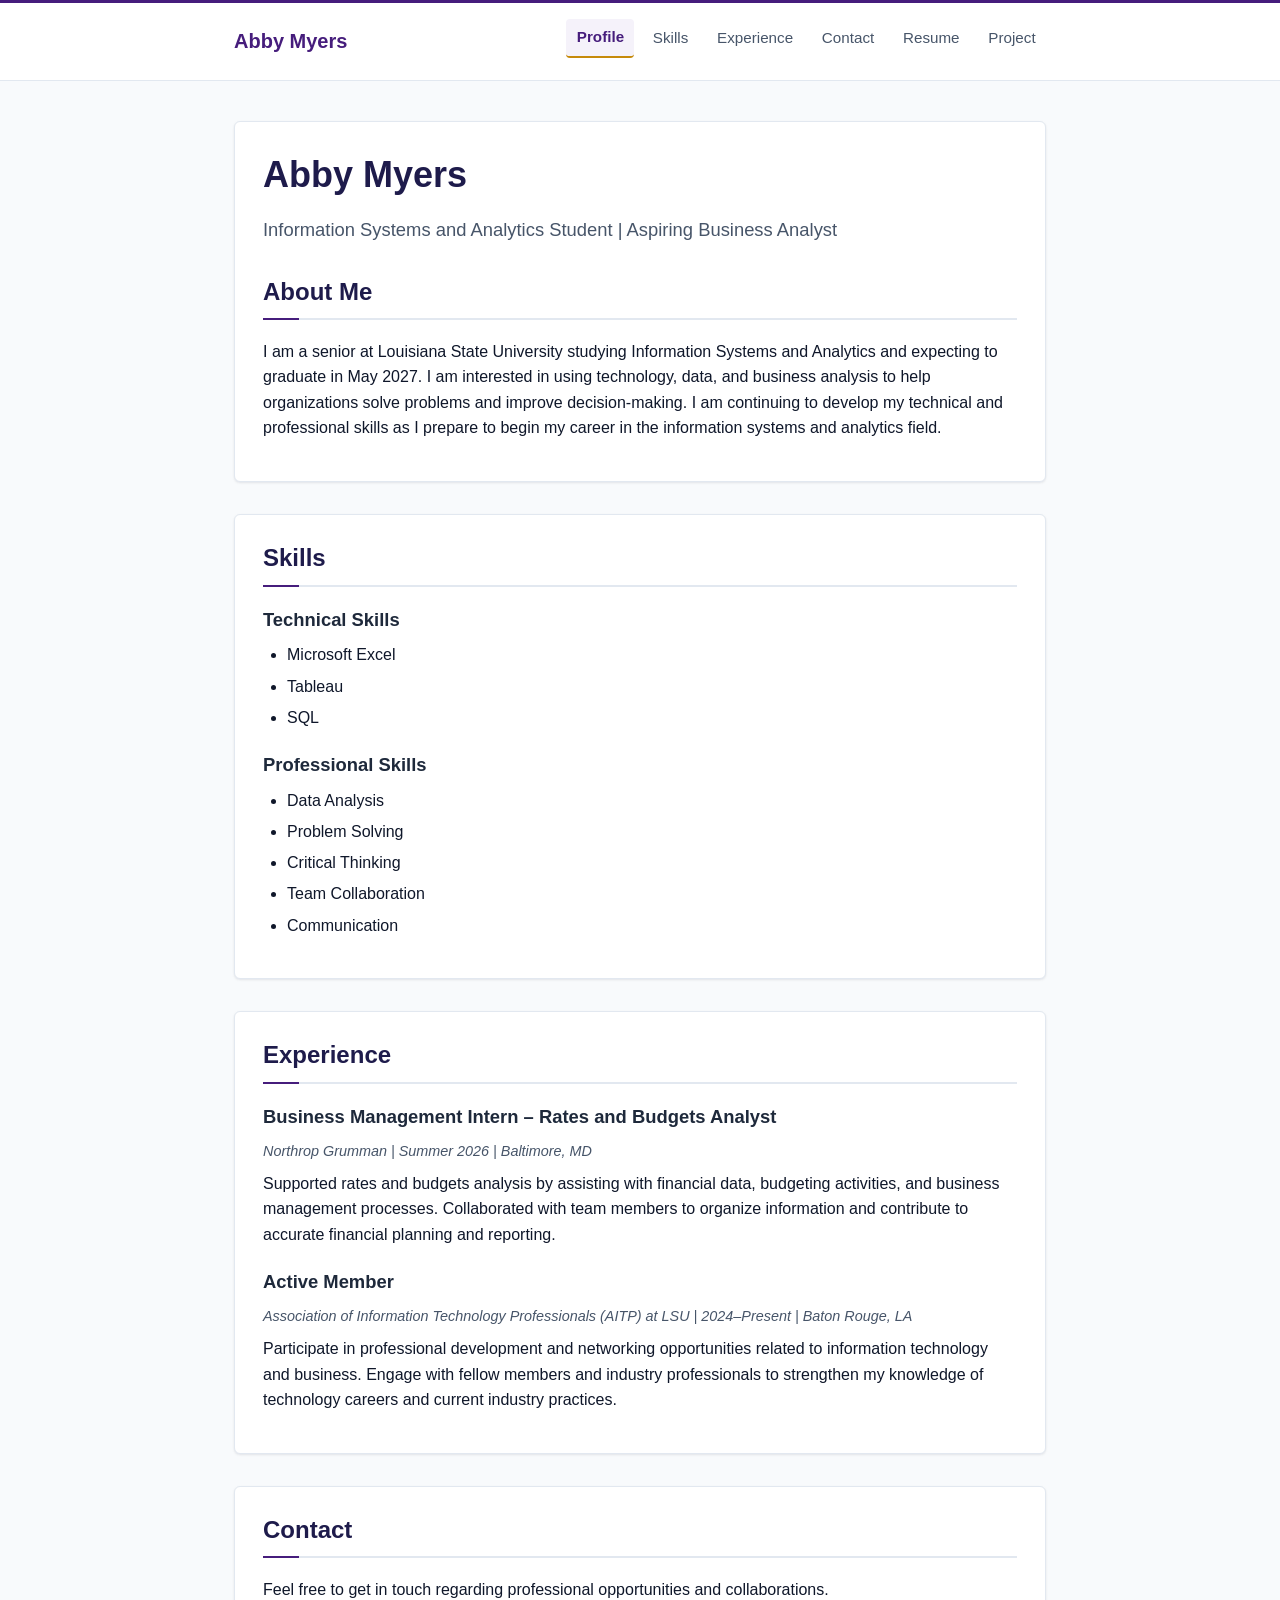
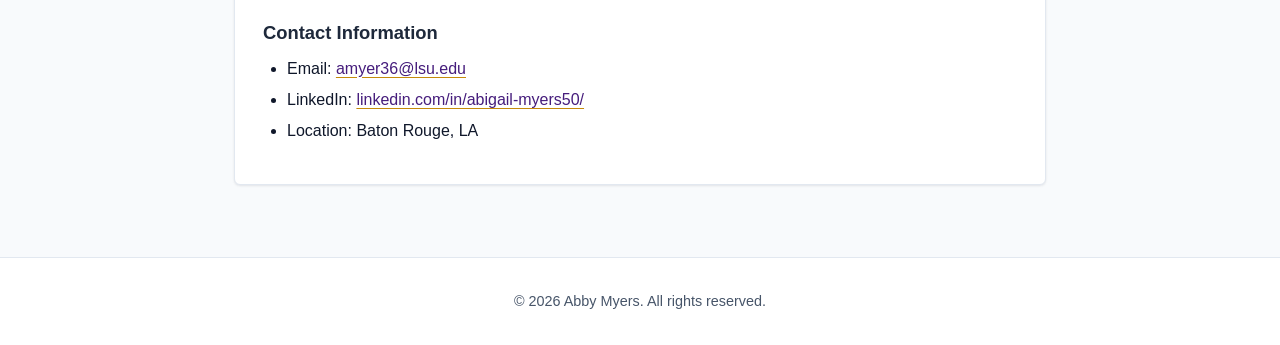
<file: index.html>
<!DOCTYPE html>
<html lang="en">

<head>
  <meta charset="UTF-8">
  <meta name="viewport" content="width=device-width, initial-scale=1.0">
  <title>Abby Myers | Personal Website</title>
  <link rel="stylesheet" href="styles.css">
</head>

<body>
  <a href="#main-content" class="skip-link">Skip to main content</a>
  <header>
    <div class="header-container">
      <div class="brand"><a href="index.html#profile">Abby Myers</a></div>
      <nav aria-label="Main Navigation">
        <ul class="nav-menu">
          <li><a href="index.html#profile" aria-current="page">Profile</a></li>
          <li><a href="index.html#skills">Skills</a></li>
          <li><a href="index.html#experience">Experience</a></li>
          <li><a href="index.html#contact">Contact</a></li>
          <li><a href="resume.html">Resume</a></li>
          <li><a href="project.html">Project</a></li>
        </ul>
      </nav>
    </div>
  </header>

  <main id="main-content">
    <!-- Profile Section -->
    <section id="profile">
      <h1>Abby Myers</h1>
      <p class="tagline">Information Systems and Analytics Student | Aspiring Business Analyst</p>
      <article>
        <h2>About Me</h2>
        <p>I am a senior at Louisiana State University studying Information Systems and Analytics and expecting to
          graduate in May 2027. I am interested in using technology, data, and business analysis to help organizations
          solve problems and improve decision-making. I am continuing to develop my technical and professional skills as
          I prepare to begin my career in the information systems and analytics field.</p>
      </article>
    </section>

    <!-- Skills Section -->
    <section id="skills">
      <h2>Skills</h2>
      <article>
        <h3>Technical Skills</h3>
        <ul>
          <li>Microsoft Excel</li>
          <li>Tableau</li>
          <li>SQL</li>
        </ul>
      </article>
      <article>
        <h3>Professional Skills</h3>
        <ul>
          <li>Data Analysis</li>
          <li>Problem Solving</li>
          <li>Critical Thinking</li>
          <li>Team Collaboration</li>
          <li>Communication</li>
        </ul>
      </article>
    </section>

    <!-- Experience Section -->
    <section id="experience">
      <h2>Experience</h2>
      <article>
        <h3>Business Management Intern – Rates and Budgets Analyst</h3>
        <p class="meta-info">Northrop Grumman | Summer 2026 | Baltimore, MD</p>
        <p>Supported rates and budgets analysis by assisting with financial data, budgeting activities, and business
          management processes. Collaborated with team members to organize information and contribute to accurate
          financial planning and reporting.</p>
      </article>
      <article>
        <h3>Active Member</h3>
        <p class="meta-info">Association of Information Technology Professionals (AITP) at LSU | 2024–Present | Baton
          Rouge, LA</p>
        <p>Participate in professional development and networking opportunities related to information technology and
          business. Engage with fellow members and industry professionals to strengthen my knowledge of technology
          careers and current industry practices.</p>
      </article>
    </section>

    <!-- Contact Section -->
    <section id="contact">
      <h2>Contact</h2>
      <p>Feel free to get in touch regarding professional opportunities and collaborations.</p>
      <article>
        <h3>Contact Information</h3>
        <ul>
          <li>Email: <a href="mailto:amyer36@lsu.edu"
              aria-label="Email Abby Myers at amyer36@lsu.edu">amyer36@lsu.edu</a></li>
          <li>LinkedIn: <a href="https://www.linkedin.com/in/abigail-myers50/" target="_blank" rel="noopener noreferrer"
              class="break-anywhere"
              aria-label="Abby Myers on LinkedIn (opens in a new tab)">linkedin.com/in/abigail-myers50/</a></li>
          <li>Location: Baton Rouge, LA</li>
        </ul>
      </article>
    </section>
  </main>

  <footer>
    <p>&copy; 2026 Abby Myers. All rights reserved.</p>
  </footer>
</body>

</html>
</file>
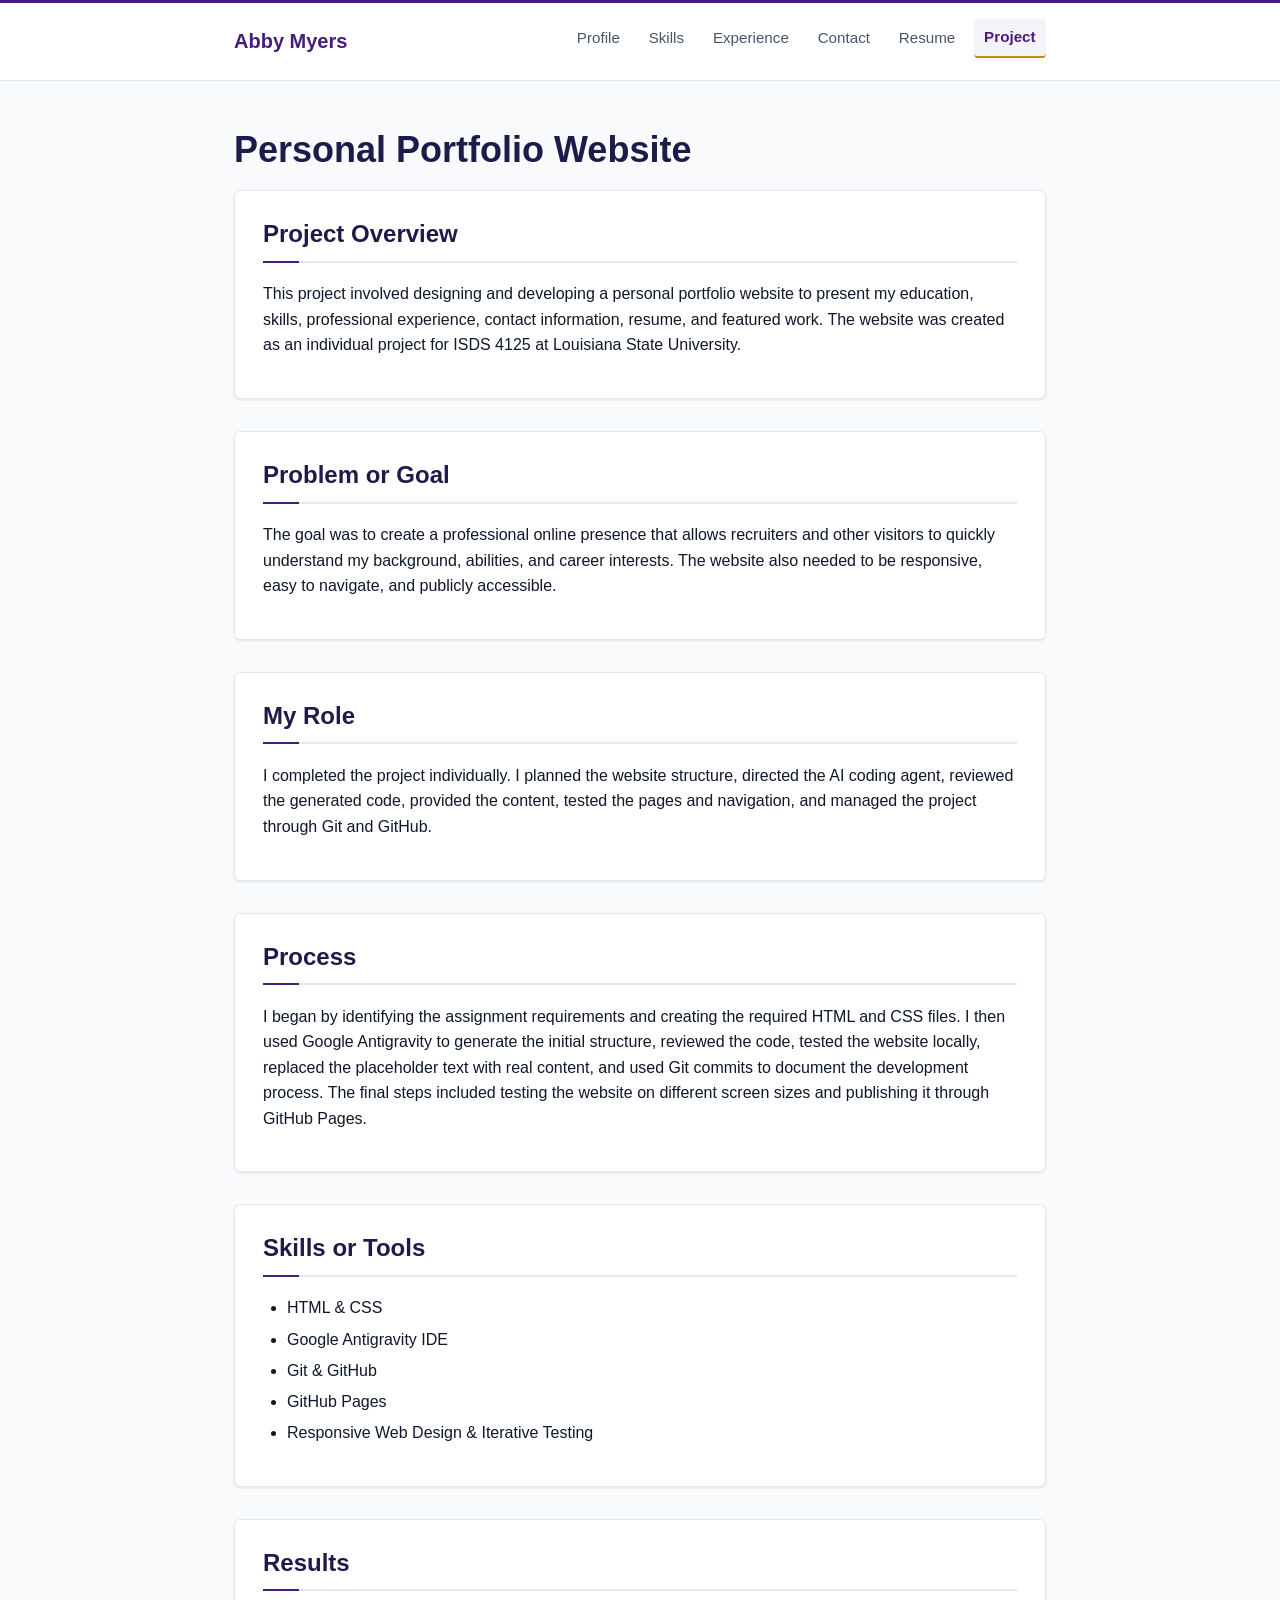
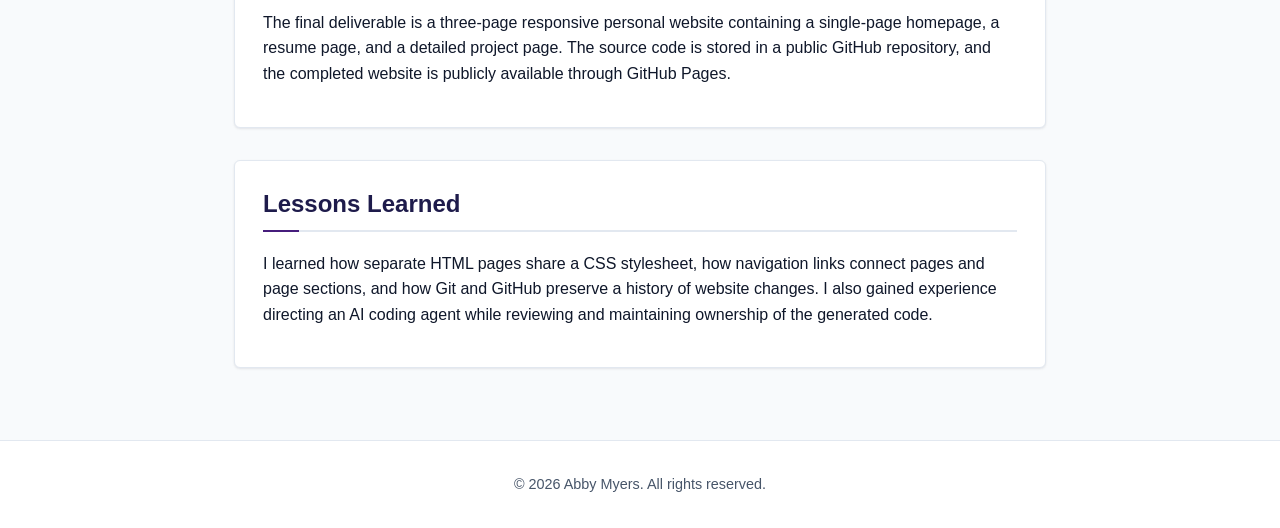
<file: project.html>
<!DOCTYPE html>
<html lang="en">

<head>
  <meta charset="UTF-8">
  <meta name="viewport" content="width=device-width, initial-scale=1.0">
  <title>Project Case Study | Abby Myers</title>
  <link rel="stylesheet" href="styles.css">
</head>

<body>
  <a href="#main-content" class="skip-link">Skip to main content</a>
  <header>
    <div class="header-container">
      <div class="brand"><a href="index.html#profile">Abby Myers</a></div>
      <nav aria-label="Main Navigation">
        <ul class="nav-menu">
          <li><a href="index.html#profile">Profile</a></li>
          <li><a href="index.html#skills">Skills</a></li>
          <li><a href="index.html#experience">Experience</a></li>
          <li><a href="index.html#contact">Contact</a></li>
          <li><a href="resume.html">Resume</a></li>
          <li><a href="project.html" aria-current="page">Project</a></li>
        </ul>
      </nav>
    </div>
  </header>

  <main id="main-content">
    <h1>Personal Portfolio Website</h1>

    <!-- Project Overview Section -->
    <section id="project-overview">
      <h2>Project Overview</h2>
      <article>
        <p>This project involved designing and developing a personal portfolio website to present my education, skills,
          professional experience, contact information, resume, and featured work. The website was created as an
          individual project for ISDS 4125 at Louisiana State University.</p>
      </article>
    </section>

    <!-- Problem or Goal Section -->
    <section id="problem-goal">
      <h2>Problem or Goal</h2>
      <article>
        <p>The goal was to create a professional online presence that allows recruiters and other visitors to quickly
          understand my background, abilities, and career interests. The website also needed to be responsive, easy to
          navigate, and publicly accessible.</p>
      </article>
    </section>

    <!-- My Role Section -->
    <section id="my-role">
      <h2>My Role</h2>
      <article>
        <p>I completed the project individually. I planned the website structure, directed the AI coding agent, reviewed
          the generated code, provided the content, tested the pages and navigation, and managed the project through Git
          and GitHub.</p>
      </article>
    </section>

    <!-- Process Section -->
    <section id="process">
      <h2>Process</h2>
      <article>
        <p>I began by identifying the assignment requirements and creating the required HTML and CSS files. I then used
          Google Antigravity to generate the initial structure, reviewed the code, tested the website locally, replaced
          the placeholder text with real content, and used Git commits to document the development process. The final
          steps included testing the website on different screen sizes and publishing it through GitHub Pages.</p>
      </article>
    </section>

    <!-- Skills or Tools Section -->
    <section id="skills-tools">
      <h2>Skills or Tools</h2>
      <article>
        <ul>
          <li>HTML & CSS</li>
          <li>Google Antigravity IDE</li>
          <li>Git & GitHub</li>
          <li>GitHub Pages</li>
          <li>Responsive Web Design & Iterative Testing</li>
        </ul>
      </article>
    </section>

    <!-- Results Section -->
    <section id="results">
      <h2>Results</h2>
      <article>
        <p>The final deliverable is a three-page responsive personal website containing a single-page homepage, a resume
          page, and a detailed project page. The source code is stored in a public GitHub repository, and the completed
          website is publicly available through GitHub Pages.</p>
      </article>
    </section>

    <!-- Lessons Learned Section -->
    <section id="lessons-learned">
      <h2>Lessons Learned</h2>
      <article>
        <p>I learned how separate HTML pages share a CSS stylesheet, how navigation links connect pages and page
          sections, and how Git and GitHub preserve a history of website changes. I also gained experience directing an
          AI coding agent while reviewing and maintaining ownership of the generated code.</p>
      </article>
    </section>
  </main>

  <footer>
    <p>&copy; 2026 Abby Myers. All rights reserved.</p>
  </footer>
</body>

</html>
</file>
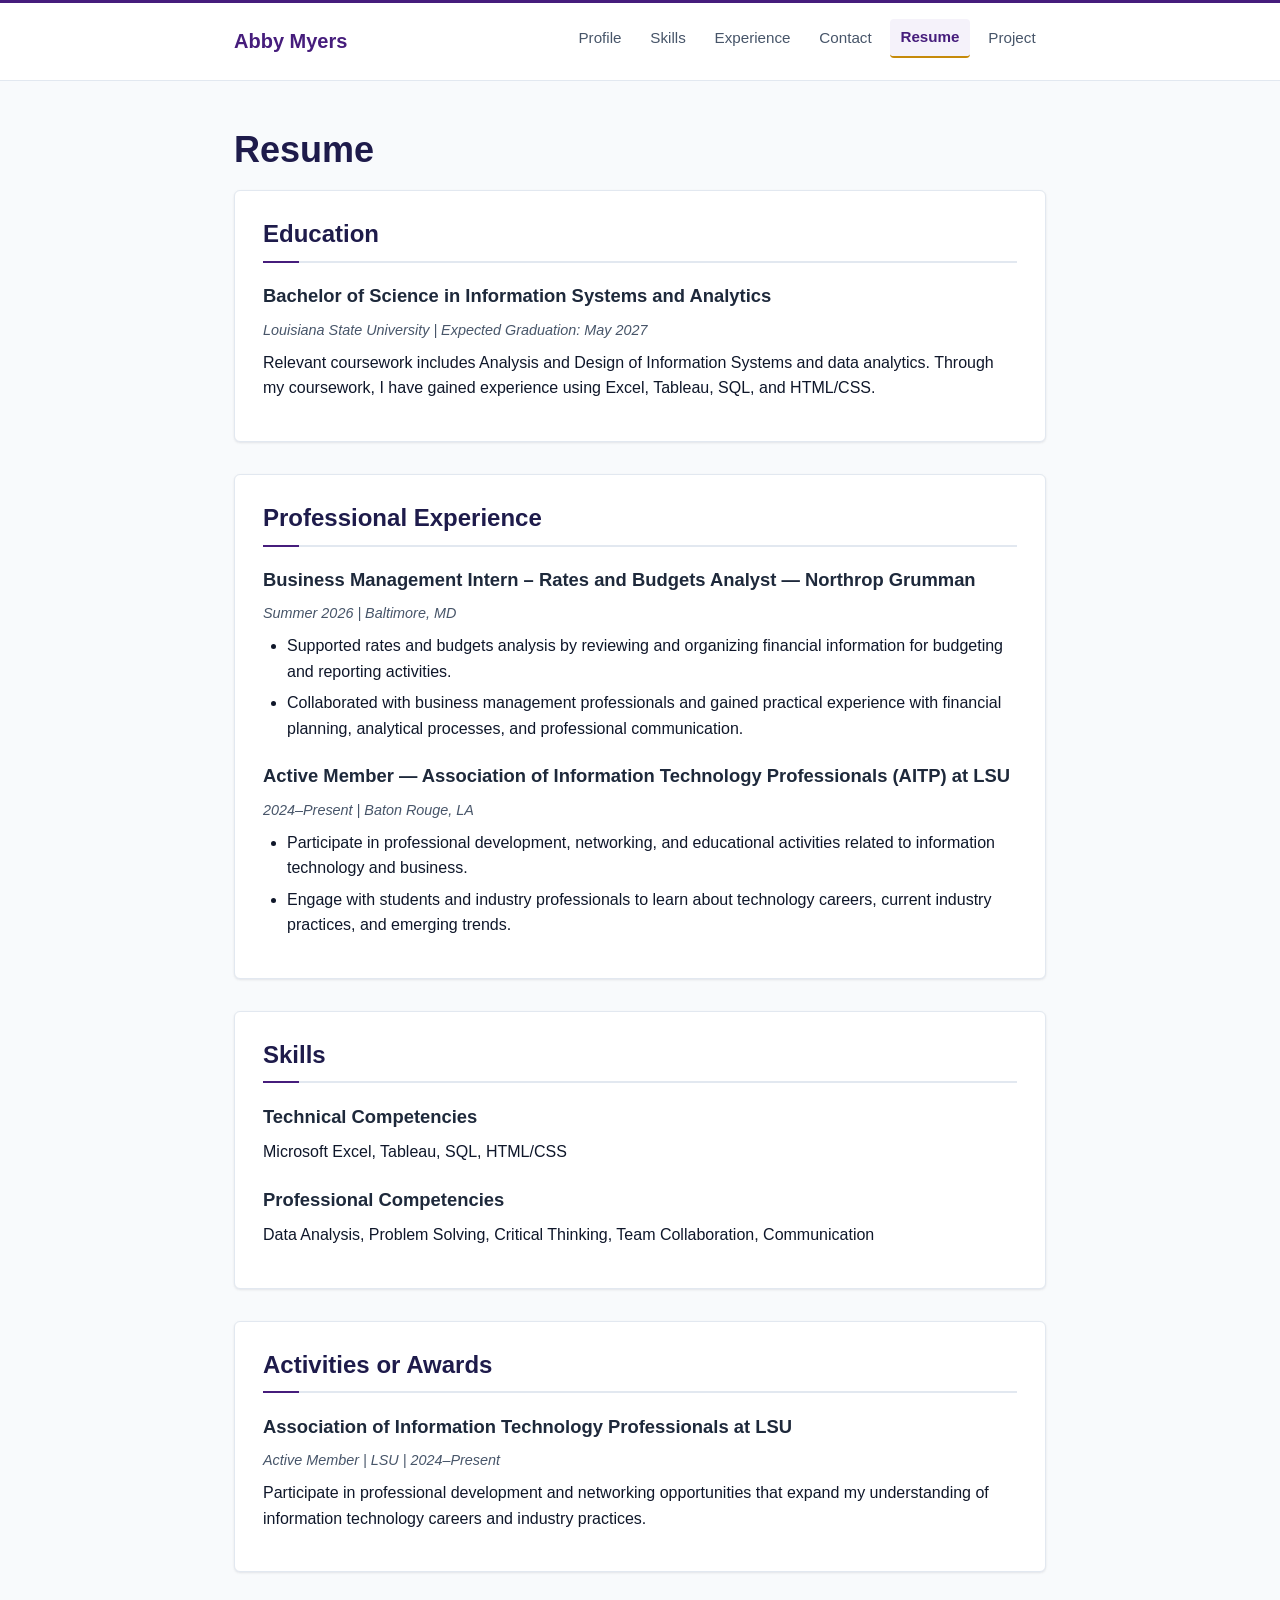
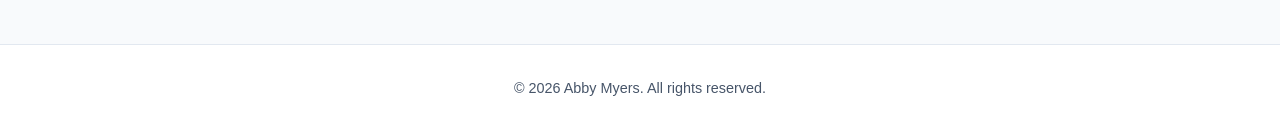
<file: resume.html>
<!DOCTYPE html>
<html lang="en">

<head>
  <meta charset="UTF-8">
  <meta name="viewport" content="width=device-width, initial-scale=1.0">
  <title>Resume | Abby Myers</title>
  <link rel="stylesheet" href="styles.css">
</head>

<body>
  <a href="#main-content" class="skip-link">Skip to main content</a>
  <header>
    <div class="header-container">
      <div class="brand"><a href="index.html#profile">Abby Myers</a></div>
      <nav aria-label="Main Navigation">
        <ul class="nav-menu">
          <li><a href="index.html#profile">Profile</a></li>
          <li><a href="index.html#skills">Skills</a></li>
          <li><a href="index.html#experience">Experience</a></li>
          <li><a href="index.html#contact">Contact</a></li>
          <li><a href="resume.html" aria-current="page">Resume</a></li>
          <li><a href="project.html">Project</a></li>
        </ul>
      </nav>
    </div>
  </header>

  <main id="main-content">
    <h1>Resume</h1>

    <!-- Education Section -->
    <section id="education">
      <h2>Education</h2>
      <article>
        <h3>Bachelor of Science in Information Systems and Analytics</h3>
        <p class="meta-info">Louisiana State University | Expected Graduation: May 2027</p>
        <p>Relevant coursework includes Analysis and Design of Information Systems and data analytics. Through my
          coursework, I have gained experience using Excel, Tableau, SQL, and HTML/CSS.</p>
      </article>
    </section>

    <!-- Professional Experience Section -->
    <section id="professional-experience">
      <h2>Professional Experience</h2>
      <article>
        <h3>Business Management Intern – Rates and Budgets Analyst — Northrop Grumman</h3>
        <p class="meta-info">Summer 2026 | Baltimore, MD</p>
        <ul>
          <li>Supported rates and budgets analysis by reviewing and organizing financial information for budgeting and
            reporting activities.</li>
          <li>Collaborated with business management professionals and gained practical experience with financial
            planning, analytical processes, and professional communication.</li>
        </ul>
      </article>
      <article>
        <h3>Active Member — Association of Information Technology Professionals (AITP) at LSU</h3>
        <p class="meta-info">2024–Present | Baton Rouge, LA</p>
        <ul>
          <li>Participate in professional development, networking, and educational activities related to information
            technology and business.</li>
          <li>Engage with students and industry professionals to learn about technology careers, current industry
            practices, and emerging trends.</li>
        </ul>
      </article>
    </section>

    <!-- Skills Section -->
    <section id="resume-skills">
      <h2>Skills</h2>
      <article>
        <h3>Technical Competencies</h3>
        <p>Microsoft Excel, Tableau, SQL, HTML/CSS</p>
      </article>
      <article>
        <h3>Professional Competencies</h3>
        <p>Data Analysis, Problem Solving, Critical Thinking, Team Collaboration, Communication</p>
      </article>
    </section>

    <!-- Activities or Awards Section -->
    <section id="activities-awards">
      <h2>Activities or Awards</h2>
      <article>
        <h3>Association of Information Technology Professionals at LSU</h3>
        <p class="meta-info">Active Member | LSU | 2024–Present</p>
        <p>Participate in professional development and networking opportunities that expand my understanding of
          information technology careers and industry practices.</p>
      </article>
    </section>
  </main>

  <footer>
    <p>&copy; 2026 Abby Myers. All rights reserved.</p>
  </footer>
</body>

</html>
</file>
<file: styles.css>
/* ==========================================================================
   Base Styles & Design Variables
   ========================================================================== */
:root {
  /* LSU-Inspired Professional Identity Palette */
  --primary-color: #461d7c;
  /* LSU Deep Purple - 12.2:1 contrast against white */
  --primary-hover: #32145a;
  /* Darker plum-purple for interactive hover states (14.5:1 contrast) */
  --primary-subtle: #f5f2fa;
  /* Very soft lavender tint for active/hover backgrounds */
  --accent-gold: #c68a0a;
  /* Deep academic gold for decorative accents (not text) */
  --text-color: #0f172a;
  /* Deep slate for high-readability body text (15.5:1 contrast) */
  --text-muted: #475569;
  /* Slate-600 with 7.0:1 contrast for secondary text */
  --bg-color: #f8fafc;
  /* Clean, light neutral canvas */
  --card-bg: #ffffff;
  /* Crisp white card background */
  --border-color: #e2e8f0;
  /* Soft neutral border for cards and dividers */
  --card-shadow: 0 1px 3px rgba(15, 23, 42, 0.06), 0 1px 2px rgba(15, 23, 42, 0.04);
  --font-family: -apple-system, BlinkMacSystemFont, "Segoe UI", Roboto, "Helvetica Neue", Arial, sans-serif;
  --line-height: 1.6;
  --max-width: 860px;
}

*,
*::before,
*::after {
  box-sizing: border-box;
}

html {
  scroll-behavior: smooth;
}

@media (prefers-reduced-motion: reduce) {
  html {
    scroll-behavior: auto;
  }

  *,
  *::before,
  *::after {
    animation-duration: 0.01ms !important;
    animation-iteration-count: 1 !important;
    transition-duration: 0.01ms !important;
    scroll-behavior: auto !important;
  }
}

body {
  margin: 0;
  padding: 0;
  font-family: var(--font-family);
  font-size: 1rem;
  line-height: var(--line-height);
  color: var(--text-color);
  background-color: var(--bg-color);
}

img {
  max-width: 100%;
  height: auto;
}

/* ==========================================================================
   Accessibility Utilities & Focus Styles
   ========================================================================== */
.skip-link {
  position: absolute;
  top: -100px;
  left: 1rem;
  background-color: var(--primary-color);
  color: #ffffff;
  padding: 0.5rem 1rem;
  font-weight: 600;
  text-decoration: none;
  border-radius: 0 0 4px 4px;
  border-bottom: 2px solid var(--accent-gold);
  z-index: 1000;
  transition: top 0.15s ease-in-out;
}

.skip-link:focus-visible {
  top: 0;
  outline: 3px solid #0f172a;
  outline-offset: 2px;
}

:focus-visible {
  outline: 2px solid var(--primary-color);
  outline-offset: 3px;
}

.brand a:focus-visible,
nav a:focus-visible,
main a:focus-visible {
  outline: 2px solid var(--primary-color);
  outline-offset: 3px;
  border-radius: 4px;
}

/* Scoped word-wrapping for long URLs and unbroken content */
.break-anywhere,
#contact a {
  overflow-wrap: anywhere;
}

/* ==========================================================================
   Header & Navigation
   ========================================================================== */
header {
  background-color: #ffffff;
  border-top: 3px solid var(--primary-color);
  border-bottom: 1px solid var(--border-color);
  position: sticky;
  top: 0;
  z-index: 100;
}

.header-container {
  max-width: var(--max-width);
  margin: 0 auto;
  padding: 1rem 1.5rem;
  display: flex;
  justify-content: space-between;
  align-items: center;
  gap: 1rem;
}

.brand a {
  font-size: 1.25rem;
  font-weight: 700;
  color: var(--primary-color);
  text-decoration: none;
  border-radius: 4px;
  transition: color 0.15s ease-in-out;
}

.brand a:hover {
  color: var(--primary-hover);
}

nav ul.nav-menu {
  list-style: none;
  margin: 0;
  padding: 0;
  display: flex;
  flex-wrap: wrap;
  align-items: center;
  gap: 0.5rem;
}

nav a {
  display: inline-block;
  color: var(--text-muted);
  text-decoration: none;
  font-weight: 500;
  font-size: 0.95rem;
  padding: 0.4rem 0.65rem;
  border-radius: 4px;
  transition: color 0.15s ease-in-out, background-color 0.15s ease-in-out;
}

nav a:hover {
  color: var(--primary-color);
  background-color: var(--primary-subtle);
  text-decoration: none;
}

nav a[aria-current="page"] {
  color: var(--primary-color);
  font-weight: 700;
  background-color: var(--primary-subtle);
  border-bottom: 2px solid var(--accent-gold);
  text-decoration: none;
}

/* ==========================================================================
   Main Content Layout
   ========================================================================== */
main {
  max-width: var(--max-width);
  margin: 0 auto;
  padding: 2.5rem 1.5rem;
}

main a {
  color: var(--primary-color);
  text-decoration: underline;
  text-underline-offset: 3px;
  text-decoration-color: var(--accent-gold);
  border-radius: 2px;
  transition: color 0.15s ease-in-out, text-decoration-color 0.15s ease-in-out;
}

main a:hover {
  color: var(--primary-hover);
  text-decoration-color: var(--primary-hover);
}

h1 {
  font-size: 2.25rem;
  margin-top: 0;
  margin-bottom: 0.75rem;
  color: #1e1b4b;
}

h2 {
  font-size: 1.5rem;
  margin-top: 0;
  margin-bottom: 1.15rem;
  color: #1e1b4b;
  border-bottom: 2px solid var(--border-color);
  padding-bottom: 0.45rem;
  position: relative;
}

h2::after {
  content: "";
  position: absolute;
  bottom: -2px;
  left: 0;
  width: 36px;
  height: 2px;
  background-color: var(--primary-color);
}

h3 {
  font-size: 1.15rem;
  margin-top: 0;
  margin-bottom: 0.5rem;
  color: #1e293b;
}

p {
  margin-top: 0;
  margin-bottom: 1rem;
}

.tagline {
  font-size: 1.15rem;
  color: var(--text-muted);
  margin-bottom: 1.75rem;
}

.meta-info {
  font-size: 0.9rem;
  color: var(--text-muted);
  font-style: italic;
  margin-bottom: 0.5rem;
}

/* ==========================================================================
   Sections & Articles
   ========================================================================== */
section {
  scroll-margin-top: 5.5rem;
  background-color: var(--card-bg);
  border: 1px solid var(--border-color);
  box-shadow: var(--card-shadow);
  border-radius: 6px;
  padding: 1.5rem 1.75rem;
  margin-bottom: 2rem;
}

article {
  margin-bottom: 1.25rem;
}

article:last-child {
  margin-bottom: 0;
}

ul {
  margin-top: 0;
  margin-bottom: 1rem;
  padding-left: 1.5rem;
}

li {
  margin-bottom: 0.35rem;
}

/* ==========================================================================
   Footer
   ========================================================================== */
footer {
  text-align: center;
  padding: 2rem 1.5rem;
  color: var(--text-muted);
  font-size: 0.9rem;
  border-top: 1px solid var(--border-color);
  background-color: #ffffff;
}

footer p {
  margin: 0;
}

/* ==========================================================================
   Responsive Media Query (Narrow Screens / Mobile)
   ========================================================================== */
@media (max-width: 768px) {
  .header-container {
    flex-direction: column;
    align-items: flex-start;
    padding: 1rem;
    gap: 0.75rem;
  }

  nav ul.nav-menu {
    gap: 0.4rem 0.5rem;
  }

  main {
    padding: 1.5rem 1rem;
  }

  h1 {
    font-size: 1.85rem;
  }

  h2 {
    font-size: 1.3rem;
  }

  section {
    scroll-margin-top: 7.5rem;
    padding: 1.25rem 1rem;
  }
}
</file>
